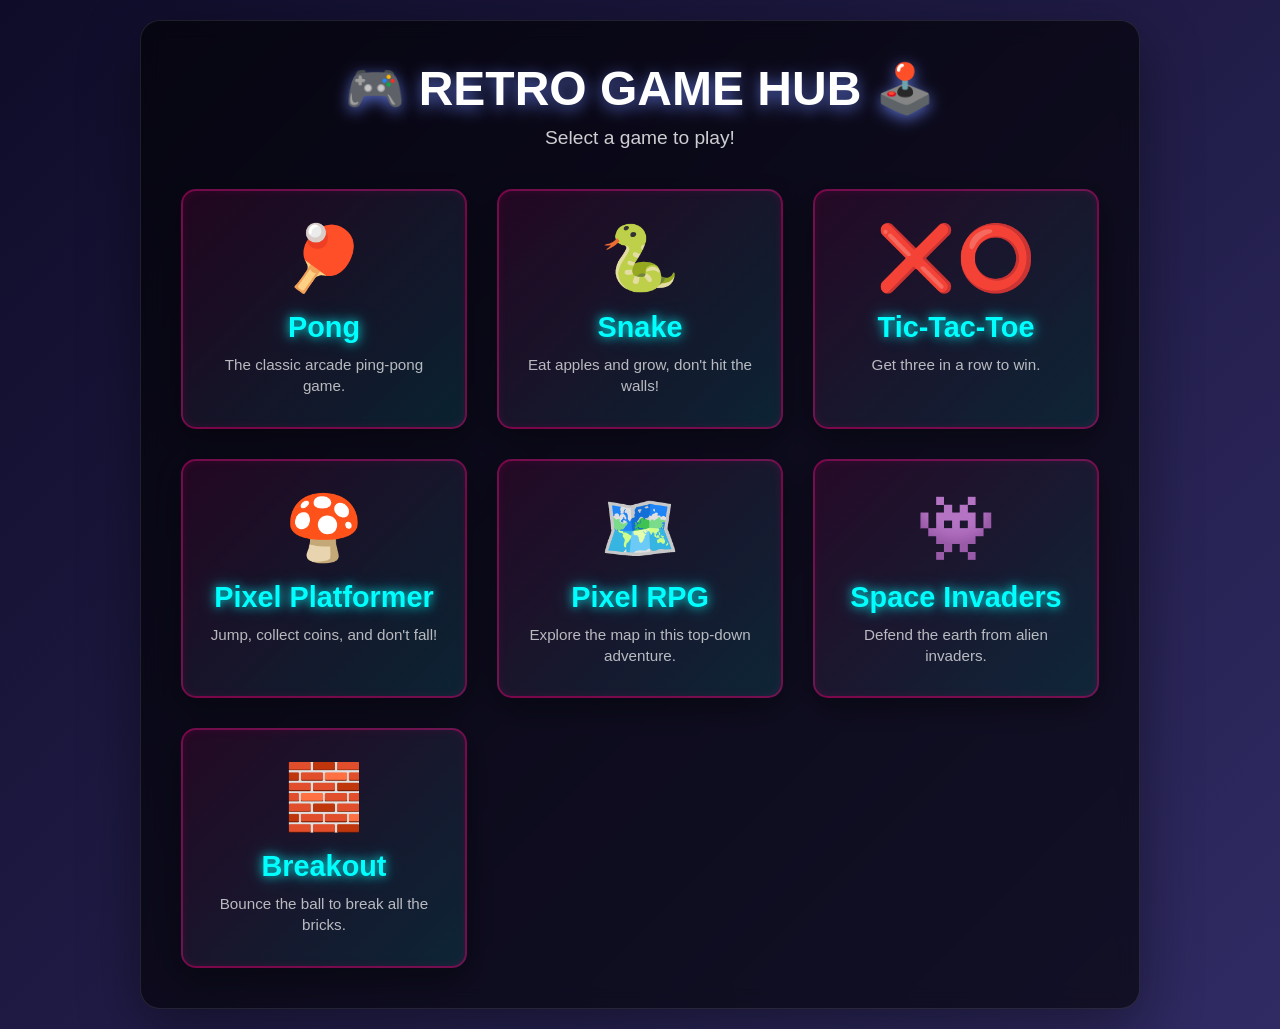
<file: index.html>
<!DOCTYPE html>
<html lang="en">
<head>
    <meta charset="UTF-8">
    <meta name="viewport" content="width=device-width, initial-scale=1.0">
    <title>Retro Game Hub</title>
    <link rel="stylesheet" href="styles.css">
</head>
<body>
    <div class="hub-container">
        <header class="hub-header">
            <h1>🎮 RETRO GAME HUB 🕹️</h1>
            <p>Select a game to play!</p>
        </header>

        <main class="game-grid">
            <a href="pong-game/index.html" class="game-card">
                <div class="game-icon">🏓</div>
                <h2>Pong</h2>
                <p>The classic arcade ping-pong game.</p>
            </a>

            <a href="snake-game/index.html" class="game-card">
                <div class="game-icon">🐍</div>
                <h2>Snake</h2>
                <p>Eat apples and grow, don't hit the walls!</p>
            </a>

            <a href="tictactoe-game/index.html" class="game-card">
                <div class="game-icon">❌⭕</div>
                <h2>Tic-Tac-Toe</h2>
                <p>Get three in a row to win.</p>
            </a>

            <a href="platformer-game/index.html" class="game-card">
                <div class="game-icon">🍄</div>
                <h2>Pixel Platformer</h2>
                <p>Jump, collect coins, and don't fall!</p>
            </a>

            <a href="rpg-game/index.html" class="game-card">
                <div class="game-icon">🗺️</div>
                <h2>Pixel RPG</h2>
                <p>Explore the map in this top-down adventure.</p>
            </a>

            <a href="space-invaders-game/index.html" class="game-card">
                <div class="game-icon">👾</div>
                <h2>Space Invaders</h2>
                <p>Defend the earth from alien invaders.</p>
            </a>

            <a href="breakout-game/index.html" class="game-card">
                <div class="game-icon">🧱</div>
                <h2>Breakout</h2>
                <p>Bounce the ball to break all the bricks.</p>
            </a>
        </main>
    </div>
    <script src="script.js"></script>
</body>
</html>
</file>
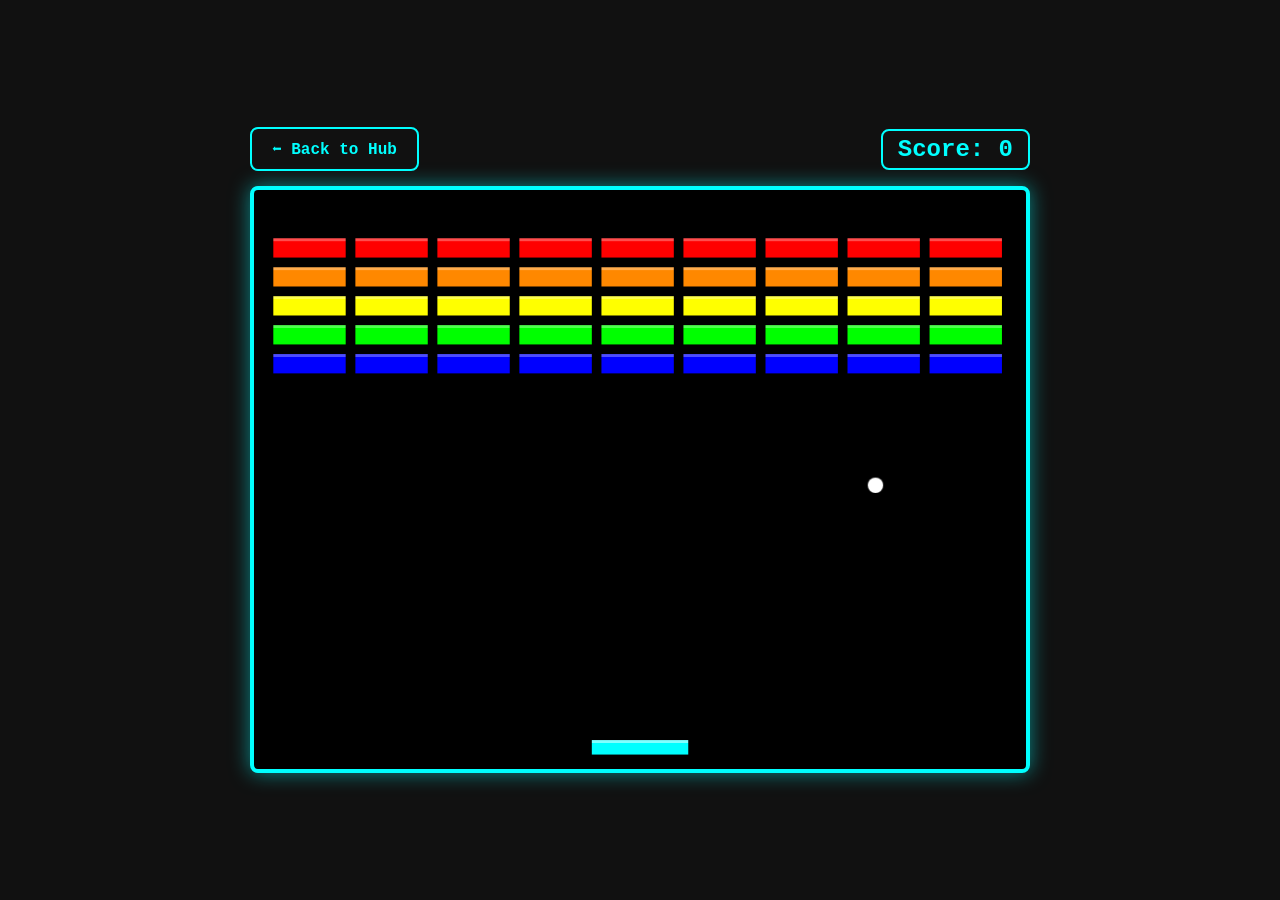
<file: breakout-game/index.html>
<!DOCTYPE html>
<html lang="en">
<head>
    <meta charset="UTF-8">
    <meta name="viewport" content="width=device-width, initial-scale=1.0, maximum-scale=1.0, user-scalable=no">
    <title>Breakout</title>
    <link rel="stylesheet" href="styles.css">
</head>
<body>
    <div class="game-container">
        <div class="header">
            <a href="../index.html" class="back-btn">⬅️ Back to Hub</a>
            <div class="score-display">Score: <span id="score">0</span></div>
        </div>

        <canvas id="gameCanvas" width="800" height="600"></canvas>

        <div class="mobile-controls">
            <button id="btnLeft">◀️</button>
            <button id="btnRight">▶️</button>
        </div>
    </div>
    <script src="script.js"></script>
</body>
</html>
</file>
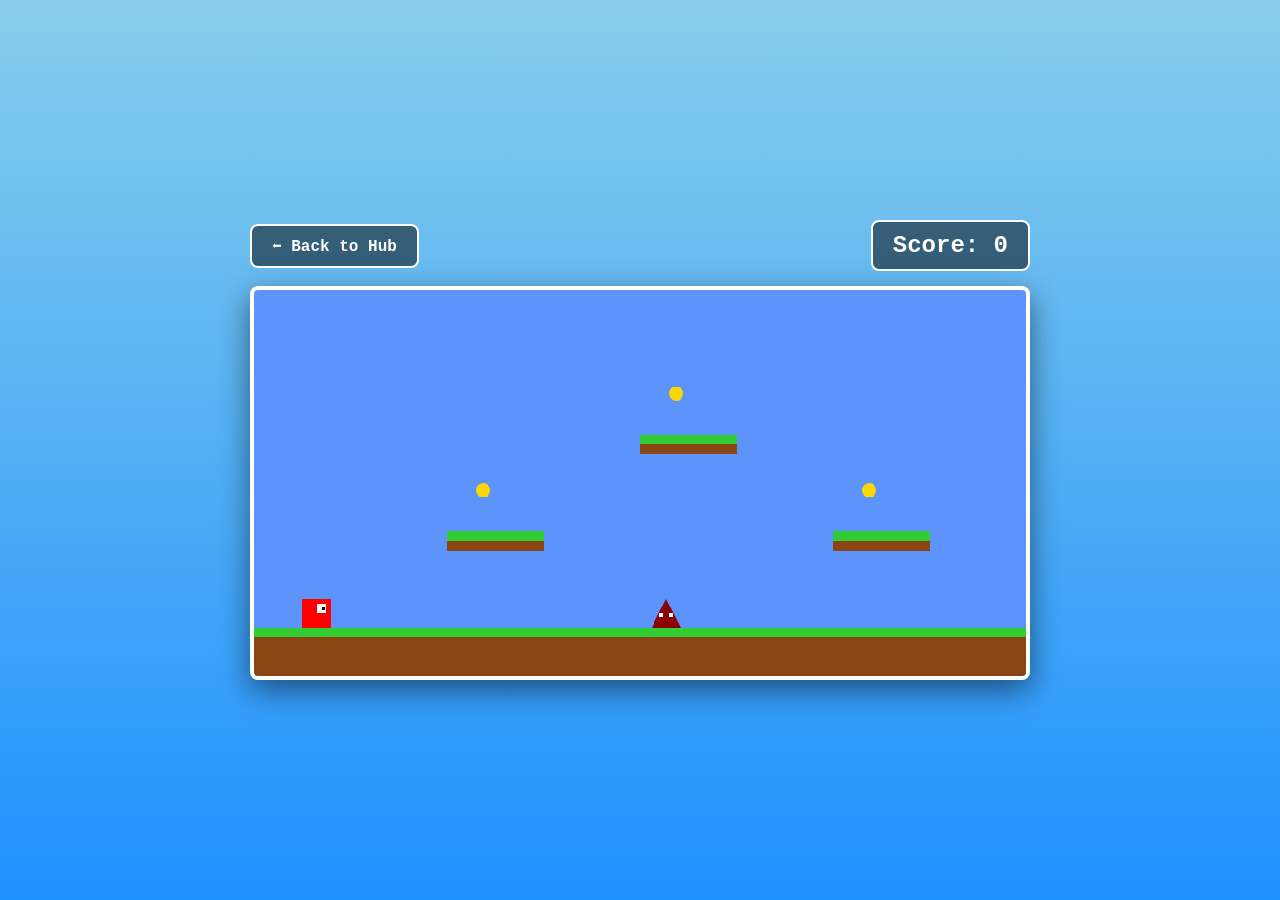
<file: platformer-game/index.html>
<!DOCTYPE html>
<html lang="en">
<head>
    <meta charset="UTF-8">
    <meta name="viewport" content="width=device-width, initial-scale=1.0, maximum-scale=1.0, user-scalable=no">
    <title>Pixel Platformer</title>
    <link rel="stylesheet" href="styles.css">
</head>
<body>
    <div class="game-container">
        <div class="header">
            <a href="../index.html" class="back-btn">⬅️ Back to Hub</a>
            <div class="score-display">Score: <span id="score">0</span></div>
        </div>

        <canvas id="gameCanvas" width="800" height="400"></canvas>

        <div class="mobile-controls">
            <button id="btnLeft">◀️</button>
            <button id="btnJump">⏫</button>
            <button id="btnRight">▶️</button>
        </div>
    </div>
    <script src="script.js"></script>
</body>
</html>
</file>
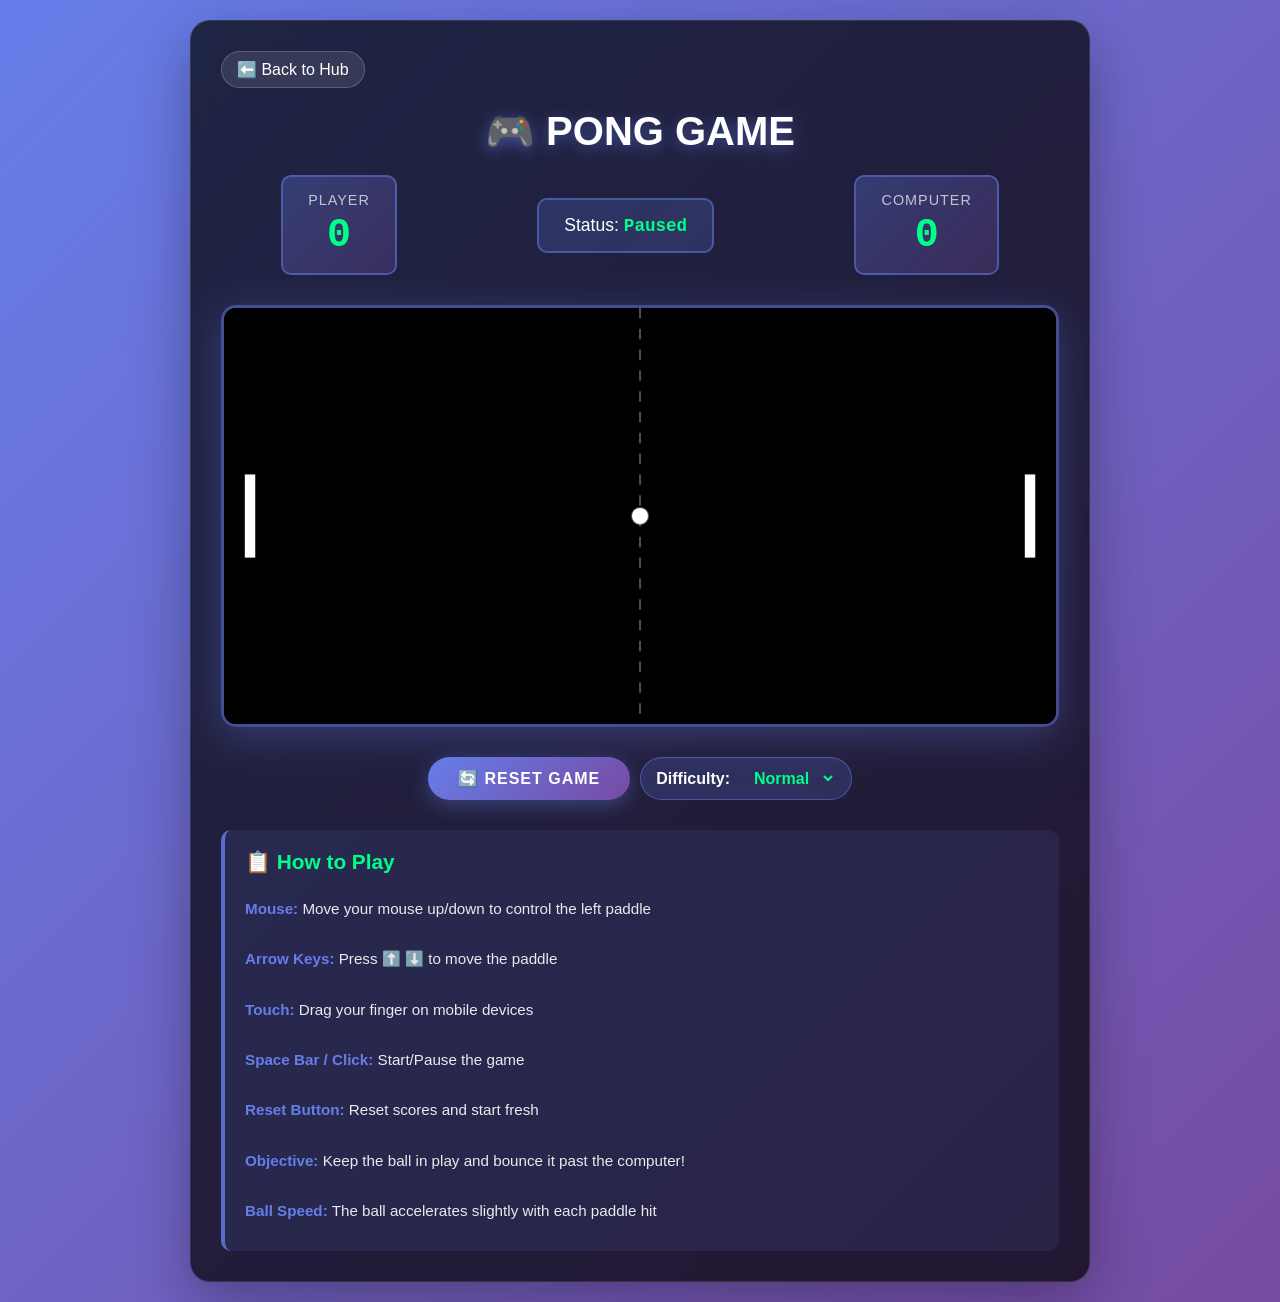
<file: pong-game/index.html>
<!DOCTYPE html>
<html lang="en">
<head>
    <meta charset="UTF-8">
    <meta name="viewport" content="width=device-width, initial-scale=1.0">
    <title>Pong Game</title>
    <link rel="stylesheet" href="styles.css">
</head>
<body>
    <div class="game-container">
        <a href="../index.html" class="back-btn">⬅️ Back to Hub</a>
        <div class="game-header">
            <h1>🎮 PONG GAME</h1>
            <div class="game-info">
                <div class="score-box">
                    <div class="score-label">Player</div>
                    <div class="score-value" id="playerScore">0</div>
                </div>
                <div class="game-status">
                    Status: <span id="gameStatus">Paused</span>
                </div>
                <div class="score-box">
                    <div class="score-label">Computer</div>
                    <div class="score-value" id="computerScore">0</div>
                </div>
            </div>
        </div>

        <div class="game-canvas-wrapper">
            <canvas id="pongCanvas" width="800" height="400"></canvas>
            <div id="gameOverOverlay" class="game-over-overlay" style="display: none;">
                <h2 id="winnerText">Player Wins!</h2>
                <button id="playAgainBtn">Play Again</button>
            </div>
        </div>

        <div class="controls">
            <button id="resetBtn">🔄 Reset Game</button>
            <div class="difficulty-selector">
                <label for="difficulty">Difficulty:</label>
                <select id="difficulty">
                    <option value="easy">Easy</option>
                    <option value="normal" selected>Normal</option>
                    <option value="hard">Hard</option>
                </select>
            </div>
        </div>

        <div class="instructions">
            <h3>📋 How to Play</h3>
            <ul>
                <li><strong>Mouse:</strong> Move your mouse up/down to control the left paddle</li>
                <li><strong>Arrow Keys:</strong> Press ⬆️ ⬇️ to move the paddle</li>
                <li><strong>Touch:</strong> Drag your finger on mobile devices</li>
                <li><strong>Space Bar / Click:</strong> Start/Pause the game</li>
                <li><strong>Reset Button:</strong> Reset scores and start fresh</li>
                <li><strong>Objective:</strong> Keep the ball in play and bounce it past the computer!</li>
                <li><strong>Ball Speed:</strong> The ball accelerates slightly with each paddle hit</li>
            </ul>
        </div>
    </div>

    <script src="script.js"></script>
</body>
</html>
</file>
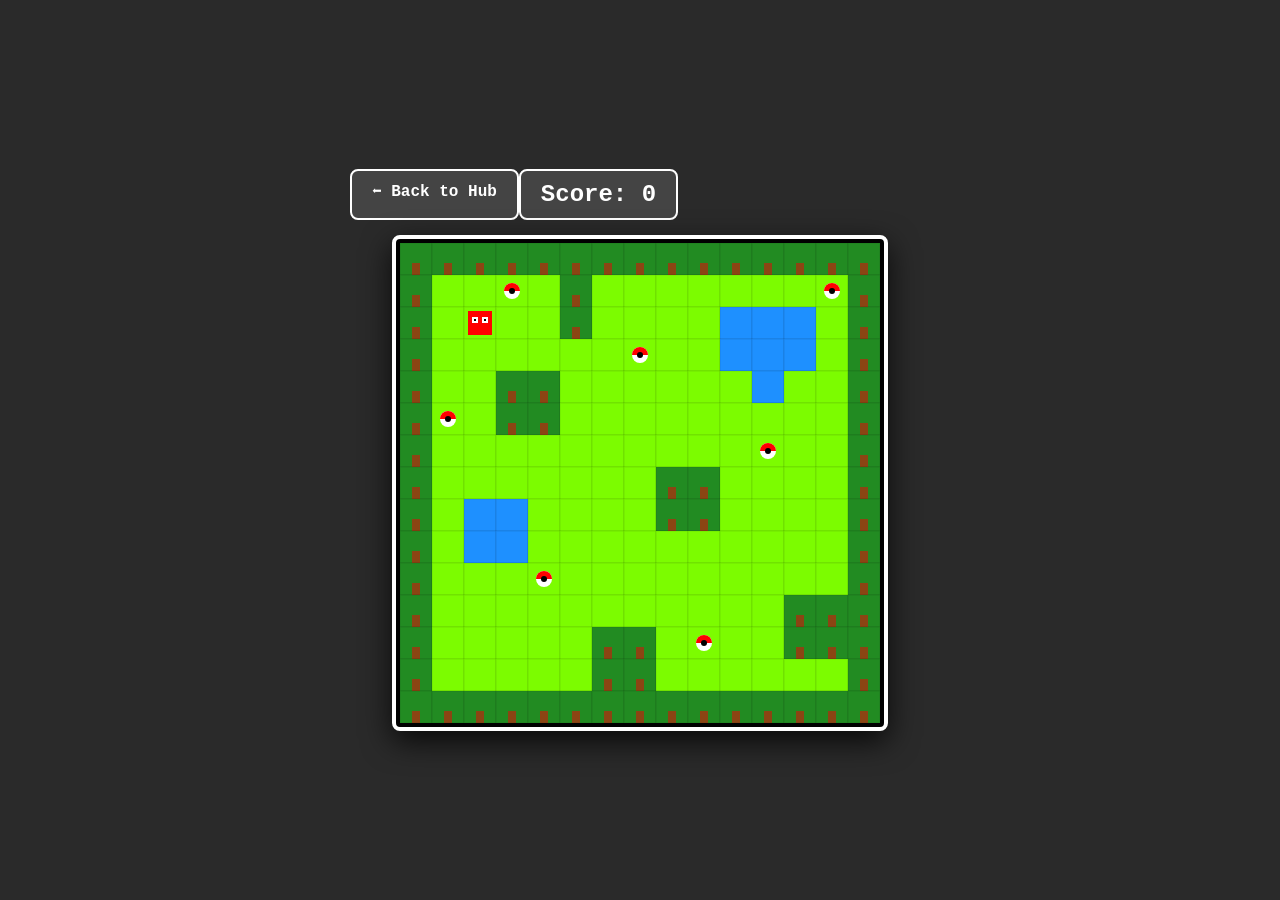
<file: rpg-game/index.html>
<!DOCTYPE html>
<html lang="en">
<head>
    <meta charset="UTF-8">
    <meta name="viewport" content="width=device-width, initial-scale=1.0, maximum-scale=1.0, user-scalable=no">
    <title>Pixel RPG</title>
    <link rel="stylesheet" href="styles.css">
</head>
<body>
    <div class="game-container">
        <div class="header">
            <a href="../index.html" class="back-btn">⬅️ Back to Hub</a>
            <div class="score-display">Score: <span id="score">0</span></div>
        </div>

        <div class="canvas-container">
            <canvas id="gameCanvas" width="480" height="480"></canvas>
        </div>

        <div class="dpad">
            <div class="dpad-row">
                <button id="btnUp">🔼</button>
            </div>
            <div class="dpad-row">
                <button id="btnLeft">◀️</button>
                <div class="dpad-center"></div>
                <button id="btnRight">▶️</button>
            </div>
            <div class="dpad-row">
                <button id="btnDown">🔽</button>
            </div>
        </div>
    </div>
    <script src="script.js"></script>
</body>
</html>
</file>
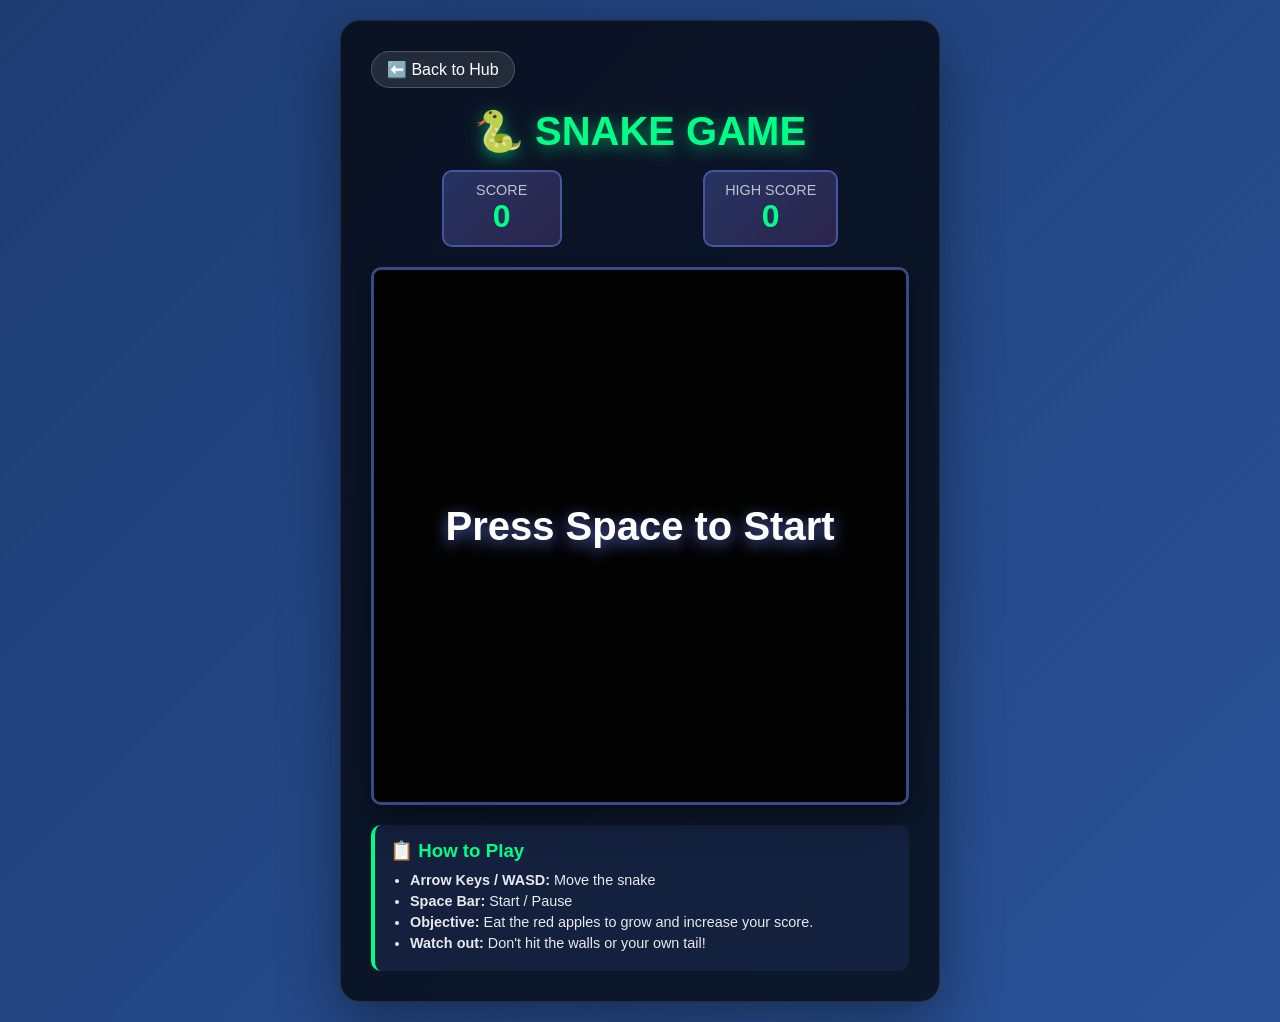
<file: snake-game/index.html>
<!DOCTYPE html>
<html lang="en">
<head>
    <meta charset="UTF-8">
    <meta name="viewport" content="width=device-width, initial-scale=1.0">
    <title>Snake Game</title>
    <link rel="stylesheet" href="styles.css">
</head>
<body>
    <div class="game-container">
        <a href="../index.html" class="back-btn">⬅️ Back to Hub</a>
        <div class="game-header">
            <h1>🐍 SNAKE GAME</h1>
            <div class="game-info">
                <div class="score-box">
                    <div class="score-label">Score</div>
                    <div class="score-value" id="score">0</div>
                </div>
                <div class="score-box">
                    <div class="score-label">High Score</div>
                    <div class="score-value" id="highScore">0</div>
                </div>
            </div>
        </div>

        <div class="game-canvas-wrapper">
            <canvas id="snakeCanvas" width="400" height="400"></canvas>
            <div id="gameOverOverlay" class="game-over-overlay" style="display: none;">
                <h2>Game Over!</h2>
                <button id="playAgainBtn">Play Again</button>
            </div>
            <div id="startOverlay" class="game-over-overlay">
                <h2>Press Space to Start</h2>
            </div>
        </div>

        <div class="controls-mobile">
            <button id="upBtn">⬆️</button>
            <div>
                <button id="leftBtn">⬅️</button>
                <button id="downBtn">⬇️</button>
                <button id="rightBtn">➡️</button>
            </div>
        </div>

        <div class="instructions">
            <h3>📋 How to Play</h3>
            <ul>
                <li><strong>Arrow Keys / WASD:</strong> Move the snake</li>
                <li><strong>Space Bar:</strong> Start / Pause</li>
                <li><strong>Objective:</strong> Eat the red apples to grow and increase your score.</li>
                <li><strong>Watch out:</strong> Don't hit the walls or your own tail!</li>
            </ul>
        </div>
    </div>
    <script src="script.js"></script>
</body>
</html>
</file>
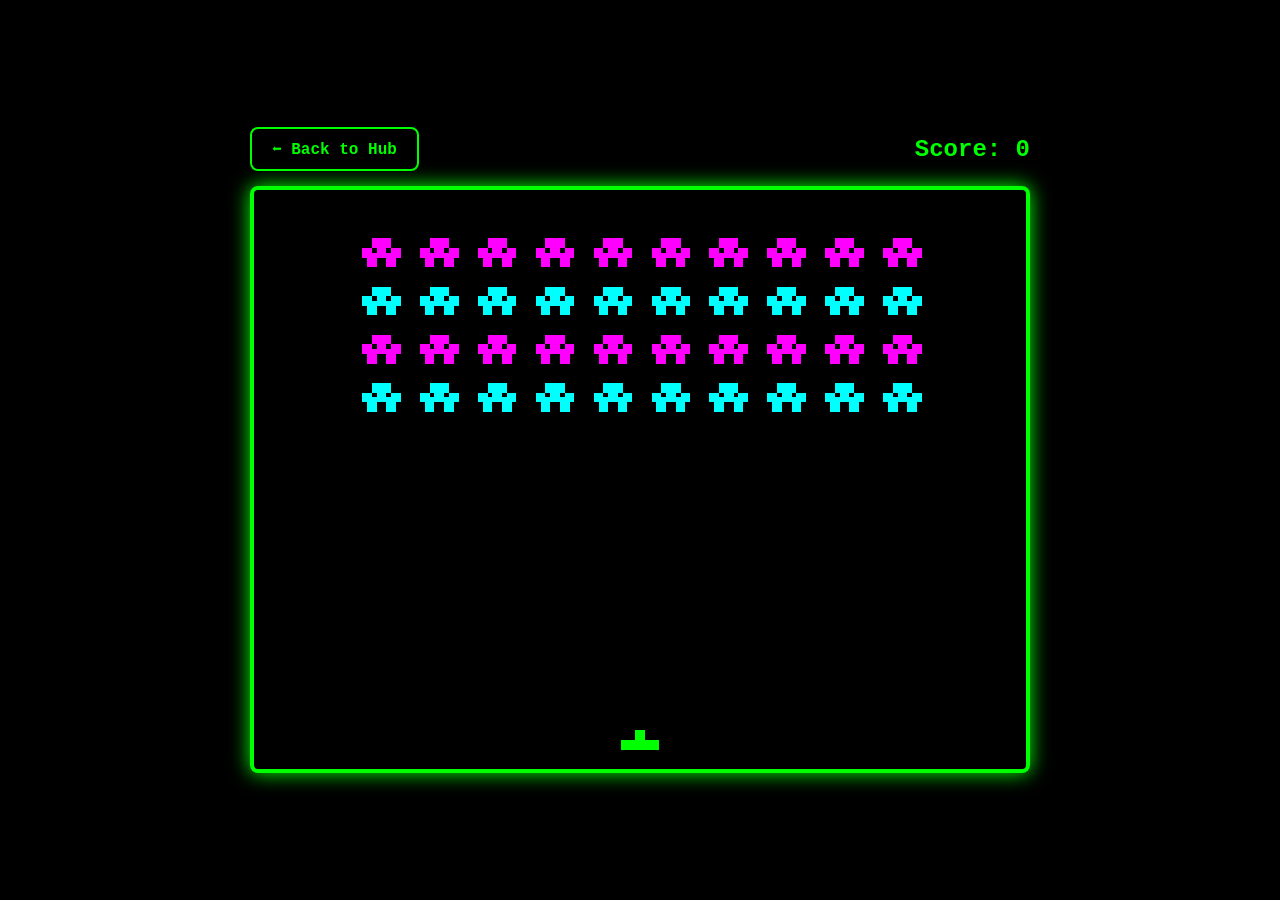
<file: space-invaders-game/index.html>
<!DOCTYPE html>
<html lang="en">
<head>
    <meta charset="UTF-8">
    <meta name="viewport" content="width=device-width, initial-scale=1.0, maximum-scale=1.0, user-scalable=no">
    <title>Space Invaders</title>
    <link rel="stylesheet" href="styles.css">
</head>
<body>
    <div class="game-container">
        <div class="header">
            <a href="../index.html" class="back-btn">⬅️ Back to Hub</a>
            <div class="score-display">Score: <span id="score">0</span></div>
        </div>

        <canvas id="gameCanvas" width="800" height="600"></canvas>

        <div class="mobile-controls">
            <button id="btnLeft">◀️</button>
            <button id="btnShoot">🔴</button>
            <button id="btnRight">▶️</button>
        </div>
    </div>
    <script src="script.js"></script>
</body>
</html>
</file>
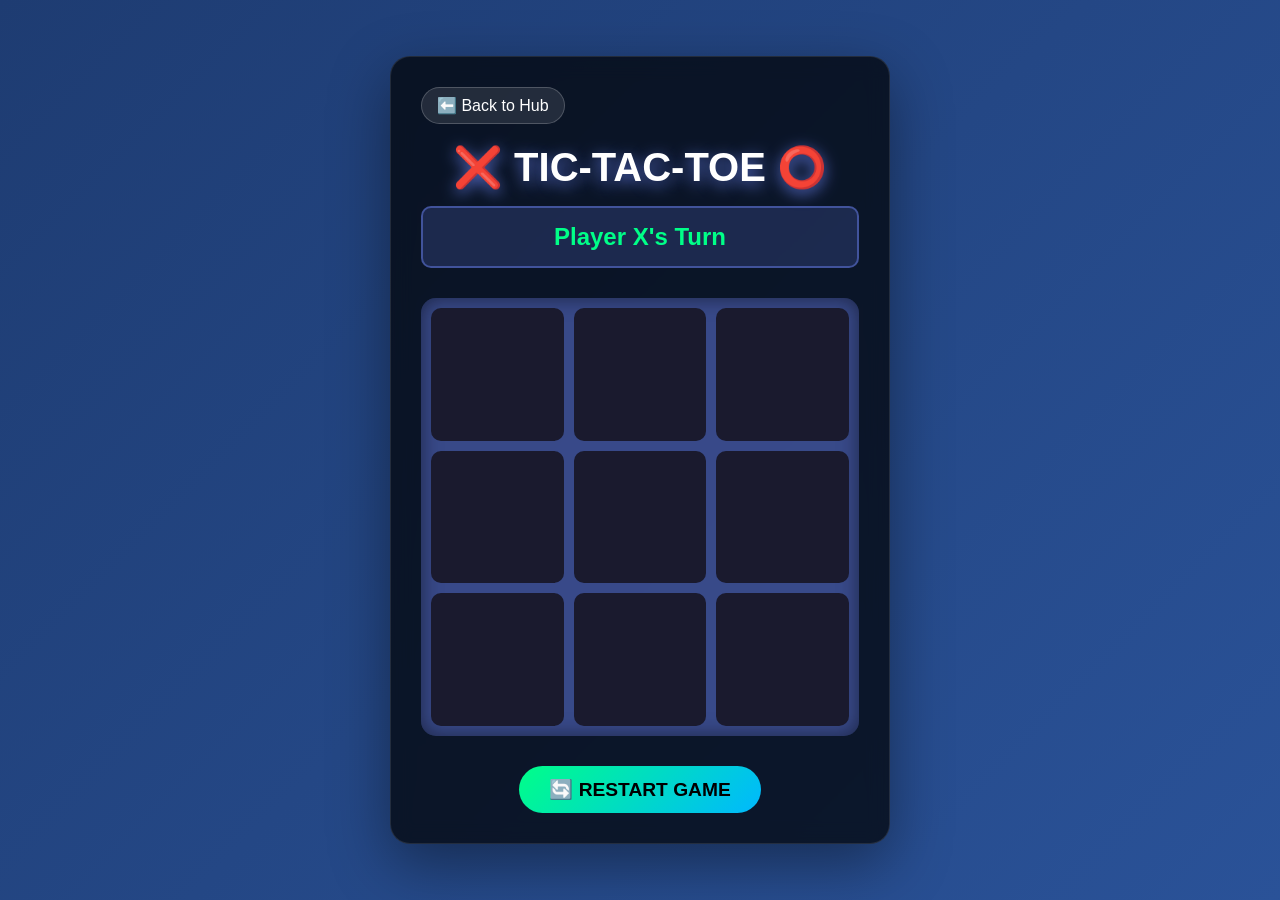
<file: tictactoe-game/index.html>
<!DOCTYPE html>
<html lang="en">
<head>
    <meta charset="UTF-8">
    <meta name="viewport" content="width=device-width, initial-scale=1.0">
    <title>Tic-Tac-Toe</title>
    <link rel="stylesheet" href="styles.css">
</head>
<body>
    <div class="game-container">
        <a href="../index.html" class="back-btn">⬅️ Back to Hub</a>
        <div class="game-header">
            <h1>❌ TIC-TAC-TOE ⭕</h1>
            <div class="status-box">
                <h2 id="statusText">Player X's Turn</h2>
            </div>
        </div>

        <div class="board-wrapper">
            <div id="board" class="board">
                <div class="cell" data-index="0"></div>
                <div class="cell" data-index="1"></div>
                <div class="cell" data-index="2"></div>
                <div class="cell" data-index="3"></div>
                <div class="cell" data-index="4"></div>
                <div class="cell" data-index="5"></div>
                <div class="cell" data-index="6"></div>
                <div class="cell" data-index="7"></div>
                <div class="cell" data-index="8"></div>
            </div>
            <div id="gameOverOverlay" class="game-over-overlay" style="display: none;">
                <h2 id="winnerText">X Wins!</h2>
                <button id="playAgainBtn">Play Again</button>
            </div>
        </div>

        <div class="controls">
            <button id="resetBtn">🔄 Restart Game</button>
        </div>
    </div>
    <script src="script.js"></script>
</body>
</html>
</file>
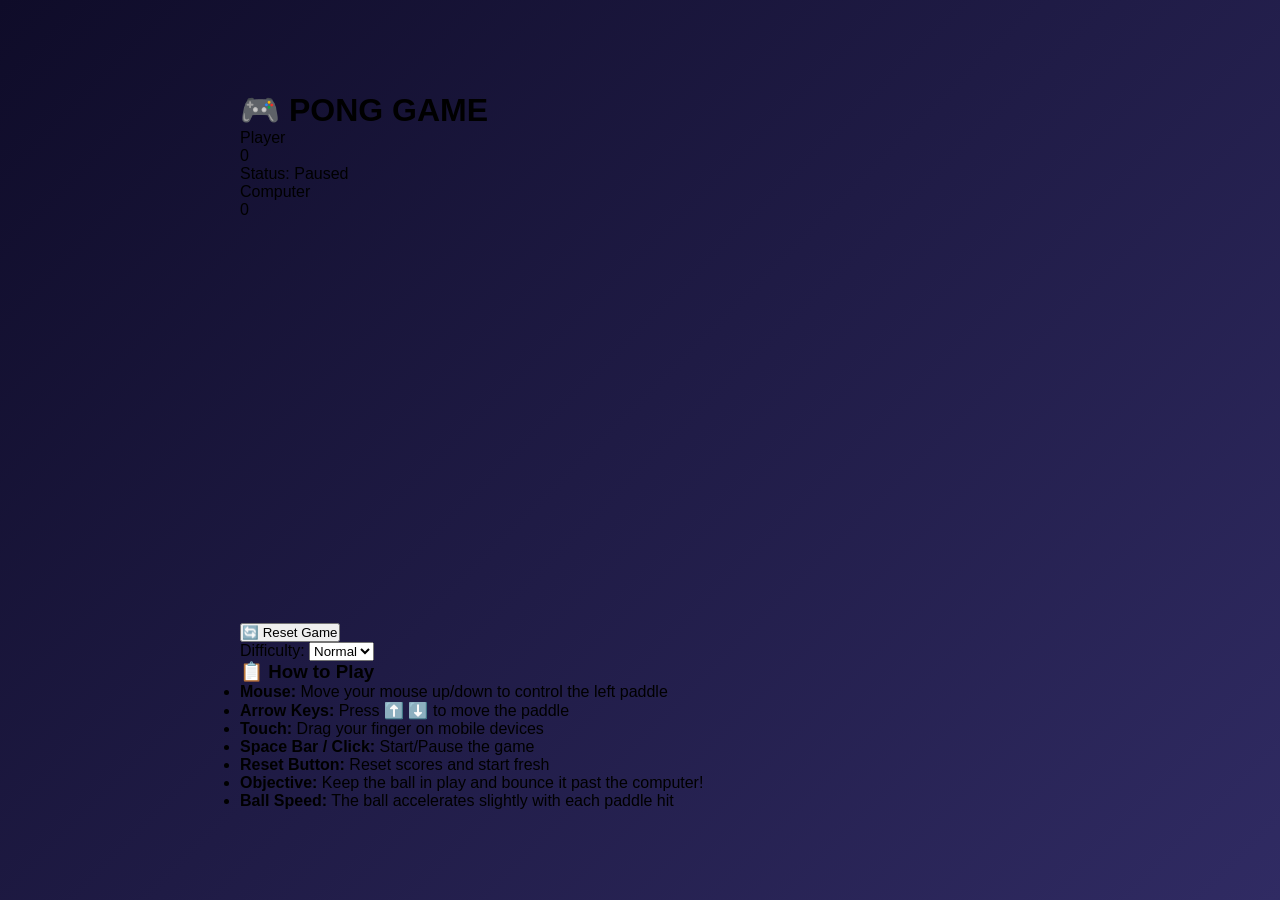
<file: index (8).html>
<!DOCTYPE html>
<html lang="en">
<head>
    <meta charset="UTF-8">
    <meta name="viewport" content="width=device-width, initial-scale=1.0">
    <title>Pong Game</title>
    <link rel="stylesheet" href="styles.css">
</head>
<body>
    <div class="game-container">
        <div class="game-header">
            <h1>🎮 PONG GAME</h1>
            <div class="game-info">
                <div class="score-box">
                    <div class="score-label">Player</div>
                    <div class="score-value" id="playerScore">0</div>
                </div>
                <div class="game-status">
                    Status: <span id="gameStatus">Paused</span>
                </div>
                <div class="score-box">
                    <div class="score-label">Computer</div>
                    <div class="score-value" id="computerScore">0</div>
                </div>
            </div>
        </div>

        <div class="game-canvas-wrapper">
            <canvas id="pongCanvas" width="800" height="400"></canvas>
            <div id="gameOverOverlay" class="game-over-overlay" style="display: none;">
                <h2 id="winnerText">Player Wins!</h2>
                <button id="playAgainBtn">Play Again</button>
            </div>
        </div>

        <div class="controls">
            <button id="resetBtn">🔄 Reset Game</button>
            <div class="difficulty-selector">
                <label for="difficulty">Difficulty:</label>
                <select id="difficulty">
                    <option value="easy">Easy</option>
                    <option value="normal" selected>Normal</option>
                    <option value="hard">Hard</option>
                </select>
            </div>
        </div>

        <div class="instructions">
            <h3>📋 How to Play</h3>
            <ul>
                <li><strong>Mouse:</strong> Move your mouse up/down to control the left paddle</li>
                <li><strong>Arrow Keys:</strong> Press ⬆️ ⬇️ to move the paddle</li>
                <li><strong>Touch:</strong> Drag your finger on mobile devices</li>
                <li><strong>Space Bar / Click:</strong> Start/Pause the game</li>
                <li><strong>Reset Button:</strong> Reset scores and start fresh</li>
                <li><strong>Objective:</strong> Keep the ball in play and bounce it past the computer!</li>
                <li><strong>Ball Speed:</strong> The ball accelerates slightly with each paddle hit</li>
            </ul>
        </div>
    </div>

    <script src="script.js"></script>
</body>
</html>
</file>
<file: styles.css>
* {
    margin: 0;
    padding: 0;
    box-sizing: border-box;
}

body {
    font-family: 'Segoe UI', Tahoma, Geneva, Verdana, sans-serif;
    background: linear-gradient(135deg, #0f0c29 0%, #302b63 50%, #24243e 100%);
    background-size: 200% 200%;
    animation: gradientBG 10s ease infinite;
    min-height: 100vh;
    display: flex;
    justify-content: center;
    align-items: center;
    padding: 20px;
}

@keyframes gradientBG {
    0% { background-position: 0% 50%; }
    50% { background-position: 100% 50%; }
    100% { background-position: 0% 50%; }
}

.hub-container {
    background: rgba(0, 0, 0, 0.6);
    border-radius: 20px;
    padding: 40px;
    box-shadow: 0 20px 60px rgba(0, 0, 0, 0.4);
    backdrop-filter: blur(10px);
    border: 1px solid rgba(255, 255, 255, 0.1);
    max-width: 1000px;
    width: 100%;
    text-align: center;
}

.hub-header {
    margin-bottom: 40px;
}

.hub-header h1 {
    color: #fff;
    font-size: 3em;
    margin-bottom: 10px;
    text-shadow: 0 4px 15px rgba(102, 126, 234, 0.8);
    animation: pulse 2s infinite ease-in-out alternate;
}

.hub-header p {
    color: rgba(255, 255, 255, 0.8);
    font-size: 1.2em;
}

@keyframes pulse {
    0% { transform: scale(1); text-shadow: 0 4px 15px rgba(102, 126, 234, 0.5); }
    100% { transform: scale(1.05); text-shadow: 0 4px 25px rgba(102, 126, 234, 1); }
}

.game-grid {
    display: grid;
    grid-template-columns: repeat(auto-fit, minmax(250px, 1fr));
    gap: 30px;
}

.game-card {
    background: linear-gradient(135deg, rgba(255, 0, 128, 0.1), rgba(0, 255, 255, 0.1));
    border: 2px solid rgba(255, 0, 128, 0.4);
    border-radius: 15px;
    padding: 30px 20px;
    text-decoration: none;
    color: #fff;
    transition: all 0.4s cubic-bezier(0.175, 0.885, 0.32, 1.275);
    display: flex;
    flex-direction: column;
    align-items: center;
    cursor: pointer;
    box-shadow: 0 10px 30px rgba(0, 0, 0, 0.4), inset 0 0 10px rgba(255, 0, 128, 0.1);
}

.game-card:hover {
    transform: translateY(-15px) scale(1.08);
    background: linear-gradient(135deg, rgba(255, 0, 128, 0.3), rgba(0, 255, 255, 0.3));
    border-color: #00ffff;
    box-shadow: 0 15px 40px rgba(0, 255, 255, 0.5), 0 0 20px rgba(0, 255, 255, 0.4), inset 0 0 20px rgba(0, 255, 255, 0.2);
}

.game-icon {
    font-size: 4em;
    margin-bottom: 15px;
    transition: transform 0.3s ease;
}

.game-card:hover .game-icon {
    transform: scale(1.2) rotate(5deg);
}

.game-card h2 {
    color: #00ffff;
    margin-bottom: 10px;
    font-size: 1.8em;
    text-shadow: 0 0 10px rgba(0, 255, 255, 0.8), 0 0 20px rgba(0, 255, 255, 0.4);
}

.game-card p {
    color: rgba(255, 255, 255, 0.7);
    font-size: 0.95em;
    line-height: 1.4;
}

/* Responsive adjustments */
@media (max-width: 768px) {
    .hub-header h1 {
        font-size: 2.2em;
    }
    .game-grid {
        grid-template-columns: 1fr;
    }
}
</file>
<file: breakout-game/styles.css>
* {
    margin: 0;
    padding: 0;
    box-sizing: border-box;
    touch-action: manipulation;
}

body {
    font-family: 'Courier New', Courier, monospace;
    background: #111;
    color: #0ff;
    min-height: 100vh;
    display: flex;
    justify-content: center;
    align-items: center;
}

.game-container {
    width: 100%;
    max-width: 800px;
    display: flex;
    flex-direction: column;
    align-items: center;
    gap: 15px;
    padding: 10px;
}

.header {
    width: 100%;
    display: flex;
    justify-content: space-between;
    align-items: center;
}

.back-btn {
    text-decoration: none;
    color: #0ff;
    background: transparent;
    padding: 10px 20px;
    border-radius: 8px;
    font-weight: bold;
    border: 2px solid #0ff;
    transition: all 0.2s ease;
}

.back-btn:hover {
    background: #0ff;
    color: #111;
}

.score-display {
    font-size: 1.5rem;
    font-weight: bold;
    color: #0ff;
    border: 2px solid #0ff;
    padding: 5px 15px;
    border-radius: 8px;
}

canvas {
    background: #000;
    border: 4px solid #0ff;
    border-radius: 8px;
    box-shadow: 0 0 20px rgba(0, 255, 255, 0.5);
    max-width: 100%;
    height: auto;
}

.mobile-controls {
    display: none;
    width: 100%;
    justify-content: space-between;
    padding: 0 20px;
    gap: 20px;
}

.mobile-controls button {
    background: rgba(0, 255, 255, 0.2);
    border: 2px solid #0ff;
    color: white;
    font-size: 2rem;
    width: 80px;
    height: 60px;
    border-radius: 10px;
    display: flex;
    justify-content: center;
    align-items: center;
    user-select: none;
}

.mobile-controls button:active {
    background: rgba(0, 255, 255, 0.5);
    transform: scale(0.95);
}

@media (max-width: 768px) {
    .mobile-controls {
        display: flex;
    }
}
</file>
<file: platformer-game/styles.css>
* {
    margin: 0;
    padding: 0;
    box-sizing: border-box;
    touch-action: manipulation;
}

body {
    font-family: 'Courier New', Courier, monospace;
    background: linear-gradient(to bottom, #87CEEB 0%, #1e90ff 100%);
    color: white;
    min-height: 100vh;
    display: flex;
    justify-content: center;
    align-items: center;
}

.game-container {
    width: 100%;
    max-width: 800px;
    display: flex;
    flex-direction: column;
    align-items: center;
    gap: 15px;
    padding: 10px;
}

.header {
    width: 100%;
    display: flex;
    justify-content: space-between;
    align-items: center;
}

.back-btn {
    text-decoration: none;
    color: white;
    background: rgba(0, 0, 0, 0.5);
    padding: 10px 20px;
    border-radius: 8px;
    font-weight: bold;
    border: 2px solid white;
    transition: all 0.2s ease;
}

.back-btn:hover {
    background: white;
    color: #1e90ff;
}

.score-display {
    font-size: 1.5rem;
    font-weight: bold;
    background: rgba(0, 0, 0, 0.5);
    padding: 10px 20px;
    border-radius: 8px;
    border: 2px solid white;
}

canvas {
    background: #5c94fc; /* Mario sky blue */
    border: 4px solid white;
    border-radius: 8px;
    box-shadow: 0 10px 30px rgba(0, 0, 0, 0.5);
    max-width: 100%;
    height: auto;
    image-rendering: pixelated;
}

.mobile-controls {
    display: none;
    width: 100%;
    justify-content: space-between;
    padding: 0 20px;
    gap: 20px;
}

.mobile-controls button {
    background: rgba(255, 255, 255, 0.2);
    border: 2px solid white;
    color: white;
    font-size: 2rem;
    width: 60px;
    height: 60px;
    border-radius: 50%;
    display: flex;
    justify-content: center;
    align-items: center;
    user-select: none;
}

.mobile-controls button:active {
    background: rgba(255, 255, 255, 0.5);
    transform: scale(0.95);
}

@media (max-width: 768px) {
    .mobile-controls {
        display: flex;
    }
}
</file>
<file: pong-game/styles.css>
* {
    margin: 0;
    padding: 0;
    box-sizing: border-box;
}

body {
    font-family: 'Segoe UI', Tahoma, Geneva, Verdana, sans-serif;
    background: linear-gradient(135deg, #667eea 0%, #764ba2 100%);
    min-height: 100vh;
    display: flex;
    justify-content: center;
    align-items: center;
    padding: 20px;
}

.game-container {
    background: rgba(0, 0, 0, 0.7);
    border-radius: 20px;
    padding: 30px;
    box-shadow: 0 20px 60px rgba(0, 0, 0, 0.3);
    backdrop-filter: blur(10px);
    border: 1px solid rgba(255, 255, 255, 0.1);
    max-width: 900px;
    width: 100%;
}

.back-btn {
    display: inline-block;
    color: #fff;
    text-decoration: none;
    background: rgba(255, 255, 255, 0.1);
    padding: 8px 15px;
    border-radius: 20px;
    margin-bottom: 20px;
    transition: all 0.3s;
    border: 1px solid rgba(255, 255, 255, 0.2);
}

.back-btn:hover {
    background: rgba(255, 255, 255, 0.2);
    transform: translateX(-5px);
}

.game-header {
    text-align: center;
    margin-bottom: 30px;
}

.game-header h1 {
    color: #fff;
    font-size: 2.5em;
    margin-bottom: 20px;
    text-shadow: 0 4px 15px rgba(102, 126, 234, 0.5);
    animation: glow 2s ease-in-out infinite;
}

@keyframes glow {
    0%, 100% {
        text-shadow: 0 4px 15px rgba(102, 126, 234, 0.5);
    }
    50% {
        text-shadow: 0 4px 25px rgba(102, 126, 234, 0.8);
    }
}

.game-info {
    display: flex;
    justify-content: space-around;
    align-items: center;
    gap: 20px;
    flex-wrap: wrap;
}

.score-box {
    background: linear-gradient(135deg, rgba(102, 126, 234, 0.3), rgba(118, 75, 162, 0.3));
    padding: 15px 25px;
    border-radius: 10px;
    border: 2px solid rgba(102, 126, 234, 0.5);
    text-align: center;
}

.score-label {
    color: rgba(255, 255, 255, 0.7);
    font-size: 0.9em;
    margin-bottom: 5px;
    text-transform: uppercase;
    letter-spacing: 1px;
}

.score-value {
    color: #00ff88;
    font-size: 2.5em;
    font-weight: bold;
    font-family: 'Courier New', monospace;
}

.game-status {
    color: #fff;
    font-size: 1.1em;
    background: rgba(102, 126, 234, 0.2);
    padding: 15px 25px;
    border-radius: 10px;
    border: 2px solid rgba(102, 126, 234, 0.5);
}

#gameStatus {
    color: #00ff88;
    font-weight: bold;
    font-family: 'Courier New', monospace;
}

.game-canvas-wrapper {
    display: flex;
    justify-content: center;
    margin-bottom: 30px;
    border-radius: 15px;
    overflow: hidden;
    box-shadow: inset 0 0 30px rgba(0, 0, 0, 0.5), 0 10px 40px rgba(102, 126, 234, 0.3);
    border: 3px solid rgba(102, 126, 234, 0.5);
    position: relative;
}

.game-over-overlay {
    position: absolute;
    top: 0;
    left: 0;
    width: 100%;
    height: 100%;
    background: rgba(0, 0, 0, 0.8);
    display: flex;
    flex-direction: column;
    justify-content: center;
    align-items: center;
    z-index: 10;
}

.game-over-overlay h2 {
    color: #fff;
    font-size: 3em;
    margin-bottom: 20px;
    text-shadow: 0 4px 15px rgba(102, 126, 234, 0.8);
}

#playAgainBtn {
    background: linear-gradient(135deg, #00ff88 0%, #00b8ff 100%);
    color: #000;
    border: none;
    padding: 15px 40px;
    font-size: 1.2em;
    border-radius: 30px;
    cursor: pointer;
    font-weight: bold;
    text-transform: uppercase;
    transition: all 0.3s ease;
    box-shadow: 0 5px 20px rgba(0, 255, 136, 0.4);
}

#playAgainBtn:hover {
    transform: translateY(-3px) scale(1.05);
    box-shadow: 0 8px 30px rgba(0, 255, 136, 0.6);
}

#pongCanvas {
    display: block;
    background: linear-gradient(180deg, #1a1a2e 0%, #16213e 100%);
    cursor: none;
    width: 100%;
    height: auto;
    aspect-ratio: 2 / 1;
}

.controls {
    display: flex;
    justify-content: center;
    margin-bottom: 30px;
    gap: 10px;
}

#resetBtn {
    background: linear-gradient(135deg, #667eea 0%, #764ba2 100%);
    color: white;
    border: none;
    padding: 12px 30px;
    font-size: 1em;
    border-radius: 25px;
    cursor: pointer;
    transition: all 0.3s ease;
    box-shadow: 0 5px 20px rgba(102, 126, 234, 0.4);
    font-weight: bold;
    text-transform: uppercase;
    letter-spacing: 1px;
}

#resetBtn:hover {
    transform: translateY(-3px);
    box-shadow: 0 8px 30px rgba(102, 126, 234, 0.6);
}

#resetBtn:active {
    transform: translateY(-1px);
}

.difficulty-selector {
    display: flex;
    align-items: center;
    gap: 10px;
    background: rgba(102, 126, 234, 0.2);
    padding: 0 15px;
    border-radius: 25px;
    border: 1px solid rgba(102, 126, 234, 0.5);
}

.difficulty-selector label {
    color: #fff;
    font-weight: bold;
}

#difficulty {
    background: transparent;
    color: #00ff88;
    border: none;
    padding: 10px;
    font-size: 1em;
    font-weight: bold;
    outline: none;
    cursor: pointer;
}

#difficulty option {
    background: #1a1a2e;
    color: #fff;
}

.instructions {
    background: rgba(102, 126, 234, 0.1);
    border-left: 4px solid rgba(102, 126, 234, 0.8);
    padding: 20px;
    border-radius: 10px;
    color: rgba(255, 255, 255, 0.9);
}

.instructions h3 {
    color: #00ff88;
    margin-bottom: 15px;
    font-size: 1.3em;
}

.instructions ul {
    list-style: none;
    display: grid;
    gap: 10px;
}

.instructions li {
    padding: 8px 0;
    font-size: 0.95em;
    line-height: 1.6;
}

.instructions strong {
    color: #667eea;
}

/* Responsive Design */
@media (max-width: 768px) {
    .game-container {
        padding: 20px;
    }

    .game-header h1 {
        font-size: 2em;
    }

    .game-info {
        gap: 10px;
    }

    .score-box,
    .game-status {
        padding: 10px 15px;
        font-size: 0.9em;
    }

    .score-value {
        font-size: 2em;
    }

    #pongCanvas {
        width: 100%;
        height: auto;
    }

    .instructions h3 {
        font-size: 1.1em;
    }

    .instructions li {
        font-size: 0.85em;
    }
}

@media (max-width: 480px) {
    .game-container {
        padding: 15px;
    }

    .game-header h1 {
        font-size: 1.5em;
    }

    .game-info {
        flex-direction: column;
        gap: 10px;
    }

    .score-box {
        padding: 10px 20px;
    }

    .score-value {
        font-size: 1.8em;
    }

    .instructions {
        padding: 15px;
    }

    .instructions h3 {
        font-size: 1em;
    }

    .instructions li {
        font-size: 0.8em;
    }
}
</file>
<file: rpg-game/styles.css>
* {
    margin: 0;
    padding: 0;
    box-sizing: border-box;
    touch-action: manipulation;
}

body {
    font-family: 'Courier New', Courier, monospace;
    background: #2a2a2a;
    color: white;
    min-height: 100vh;
    display: flex;
    justify-content: center;
    align-items: center;
}

.game-container {
    width: 100%;
    max-width: 600px;
    display: flex;
    flex-direction: column;
    align-items: center;
    gap: 15px;
    padding: 10px;
}

.header {
    width: 100%;
    display: flex;
    justify-content: flex-start;
}

.back-btn {
    text-decoration: none;
    color: white;
    background: #444;
    padding: 10px 20px;
    border-radius: 8px;
    font-weight: bold;
    border: 2px solid white;
    transition: all 0.2s ease;
}

.back-btn:hover {
    background: white;
    color: #2a2a2a;
}

.score-display {
    font-size: 1.5rem;
    font-weight: bold;
    background: #444;
    padding: 10px 20px;
    border-radius: 8px;
    border: 2px solid white;
}

.canvas-container {
    border: 4px solid #fff;
    border-radius: 8px;
    background: #000;
    padding: 4px;
    box-shadow: 0 10px 30px rgba(0, 0, 0, 0.8);
}

canvas {
    display: block;
    image-rendering: pixelated;
    max-width: 100%;
    height: auto;
}

.dpad {
    display: none;
    flex-direction: column;
    align-items: center;
    gap: 5px;
    margin-top: 10px;
}

.dpad-row {
    display: flex;
    gap: 5px;
}

.dpad button {
    background: #555;
    border: 2px solid #888;
    color: white;
    font-size: 1.5rem;
    width: 60px;
    height: 60px;
    border-radius: 10px;
    display: flex;
    justify-content: center;
    align-items: center;
    user-select: none;
    box-shadow: 0 4px 0 #333;
}

.dpad button:active {
    transform: translateY(4px);
    box-shadow: none;
    background: #666;
}

.dpad-center {
    width: 60px;
    height: 60px;
}

@media (max-width: 768px) {
    .dpad {
        display: flex;
    }
}
</file>
<file: snake-game/styles.css>
* {
    margin: 0;
    padding: 0;
    box-sizing: border-box;
}

body {
    font-family: 'Segoe UI', Tahoma, Geneva, Verdana, sans-serif;
    background: linear-gradient(135deg, #1e3c72 0%, #2a5298 100%);
    min-height: 100vh;
    display: flex;
    justify-content: center;
    align-items: center;
    padding: 20px;
}

.game-container {
    background: rgba(0, 0, 0, 0.7);
    border-radius: 20px;
    padding: 30px;
    box-shadow: 0 20px 60px rgba(0, 0, 0, 0.4);
    backdrop-filter: blur(10px);
    border: 1px solid rgba(255, 255, 255, 0.1);
    max-width: 600px;
    width: 100%;
    position: relative;
}

.back-btn {
    display: inline-block;
    color: #fff;
    text-decoration: none;
    background: rgba(255, 255, 255, 0.1);
    padding: 8px 15px;
    border-radius: 20px;
    margin-bottom: 20px;
    transition: all 0.3s;
    border: 1px solid rgba(255, 255, 255, 0.2);
}

.back-btn:hover {
    background: rgba(255, 255, 255, 0.2);
    transform: translateX(-5px);
}

.game-header {
    text-align: center;
    margin-bottom: 20px;
}

.game-header h1 {
    color: #00ff88;
    font-size: 2.5em;
    margin-bottom: 15px;
    text-shadow: 0 4px 15px rgba(0, 255, 136, 0.5);
}

.game-info {
    display: flex;
    justify-content: space-around;
    align-items: center;
}

.score-box {
    background: linear-gradient(135deg, rgba(102, 126, 234, 0.3), rgba(118, 75, 162, 0.3));
    padding: 10px 20px;
    border-radius: 10px;
    border: 2px solid rgba(102, 126, 234, 0.5);
    text-align: center;
    min-width: 120px;
}

.score-label {
    color: rgba(255, 255, 255, 0.7);
    font-size: 0.9em;
    text-transform: uppercase;
}

.score-value {
    color: #00ff88;
    font-size: 2em;
    font-weight: bold;
}

.game-canvas-wrapper {
    display: flex;
    justify-content: center;
    margin-bottom: 20px;
    border-radius: 10px;
    overflow: hidden;
    position: relative;
    border: 3px solid rgba(102, 126, 234, 0.5);
    box-shadow: 0 10px 30px rgba(0,0,0,0.5);
    aspect-ratio: 1 / 1;
}

#snakeCanvas {
    background: #111;
    display: block;
    width: 100%;
    height: 100%;
}

.game-over-overlay {
    position: absolute;
    top: 0;
    left: 0;
    width: 100%;
    height: 100%;
    background: rgba(0, 0, 0, 0.85);
    display: flex;
    flex-direction: column;
    justify-content: center;
    align-items: center;
    z-index: 10;
}

.game-over-overlay h2 {
    color: #fff;
    font-size: 2.5em;
    margin-bottom: 20px;
    text-shadow: 0 4px 15px rgba(102, 126, 234, 0.8);
    text-align: center;
}

#playAgainBtn {
    background: linear-gradient(135deg, #00ff88 0%, #00b8ff 100%);
    color: #000;
    border: none;
    padding: 12px 30px;
    font-size: 1.2em;
    border-radius: 25px;
    cursor: pointer;
    font-weight: bold;
    text-transform: uppercase;
    transition: all 0.3s ease;
}

#playAgainBtn:hover {
    transform: scale(1.05);
    box-shadow: 0 5px 20px rgba(0, 255, 136, 0.5);
}

.controls-mobile {
    display: none;
    flex-direction: column;
    align-items: center;
    gap: 10px;
    margin-bottom: 20px;
}

.controls-mobile div {
    display: flex;
    gap: 10px;
}

.controls-mobile button {
    background: rgba(255,255,255,0.1);
    border: 1px solid rgba(255,255,255,0.3);
    color: white;
    font-size: 1.5em;
    width: 50px;
    height: 50px;
    border-radius: 10px;
    cursor: pointer;
}
.controls-mobile button:active {
    background: rgba(255,255,255,0.3);
}

.instructions {
    background: rgba(102, 126, 234, 0.1);
    border-left: 4px solid #00ff88;
    padding: 15px;
    border-radius: 10px;
    color: rgba(255, 255, 255, 0.9);
}

.instructions h3 {
    color: #00ff88;
    margin-bottom: 10px;
}

.instructions li {
    margin-left: 20px;
    margin-bottom: 5px;
    font-size: 0.9em;
}

@media (max-width: 768px) {
    .controls-mobile {
        display: flex;
    }
    .game-header h1 {
        font-size: 2em;
    }
}
</file>
<file: space-invaders-game/styles.css>
* {
    margin: 0;
    padding: 0;
    box-sizing: border-box;
    touch-action: manipulation;
}

body {
    font-family: 'Courier New', Courier, monospace;
    background: #000;
    color: #0f0;
    min-height: 100vh;
    display: flex;
    justify-content: center;
    align-items: center;
}

.game-container {
    width: 100%;
    max-width: 800px;
    display: flex;
    flex-direction: column;
    align-items: center;
    gap: 15px;
    padding: 10px;
}

.header {
    width: 100%;
    display: flex;
    justify-content: space-between;
    align-items: center;
}

.back-btn {
    text-decoration: none;
    color: #0f0;
    background: transparent;
    padding: 10px 20px;
    border-radius: 8px;
    font-weight: bold;
    border: 2px solid #0f0;
    transition: all 0.2s ease;
}

.back-btn:hover {
    background: #0f0;
    color: #000;
}

.score-display {
    font-size: 1.5rem;
    font-weight: bold;
    color: #0f0;
}

canvas {
    background: #000;
    border: 4px solid #0f0;
    border-radius: 8px;
    box-shadow: 0 0 20px #0f0;
    max-width: 100%;
    height: auto;
    image-rendering: pixelated;
}

.mobile-controls {
    display: none;
    width: 100%;
    justify-content: space-between;
    padding: 0 20px;
    gap: 20px;
}

.mobile-controls button {
    background: rgba(0, 255, 0, 0.2);
    border: 2px solid #0f0;
    color: white;
    font-size: 2rem;
    width: 60px;
    height: 60px;
    border-radius: 50%;
    display: flex;
    justify-content: center;
    align-items: center;
    user-select: none;
}

.mobile-controls button:active {
    background: rgba(0, 255, 0, 0.5);
    transform: scale(0.95);
}

@media (max-width: 768px) {
    .mobile-controls {
        display: flex;
    }
}
</file>
<file: tictactoe-game/styles.css>
* {
    margin: 0;
    padding: 0;
    box-sizing: border-box;
}

body {
    font-family: 'Segoe UI', Tahoma, Geneva, Verdana, sans-serif;
    background: linear-gradient(135deg, #1e3c72 0%, #2a5298 100%);
    min-height: 100vh;
    display: flex;
    justify-content: center;
    align-items: center;
    padding: 20px;
}

.game-container {
    background: rgba(0, 0, 0, 0.7);
    border-radius: 20px;
    padding: 30px;
    box-shadow: 0 20px 60px rgba(0, 0, 0, 0.4);
    backdrop-filter: blur(10px);
    border: 1px solid rgba(255, 255, 255, 0.1);
    max-width: 500px;
    width: 100%;
}

.back-btn {
    display: inline-block;
    color: #fff;
    text-decoration: none;
    background: rgba(255, 255, 255, 0.1);
    padding: 8px 15px;
    border-radius: 20px;
    margin-bottom: 20px;
    transition: all 0.3s;
    border: 1px solid rgba(255, 255, 255, 0.2);
}

.back-btn:hover {
    background: rgba(255, 255, 255, 0.2);
    transform: translateX(-5px);
}

.game-header {
    text-align: center;
    margin-bottom: 30px;
}

.game-header h1 {
    color: #fff;
    font-size: 2.5em;
    margin-bottom: 15px;
    text-shadow: 0 4px 15px rgba(102, 126, 234, 0.8);
}

.status-box {
    background: rgba(102, 126, 234, 0.2);
    padding: 15px;
    border-radius: 10px;
    border: 2px solid rgba(102, 126, 234, 0.5);
}

#statusText {
    color: #00ff88;
    font-size: 1.5em;
}

.board-wrapper {
    position: relative;
    margin-bottom: 30px;
}

.board {
    display: grid;
    grid-template-columns: repeat(3, 1fr);
    gap: 10px;
    background: rgba(102, 126, 234, 0.5);
    padding: 10px;
    border-radius: 15px;
    box-shadow: inset 0 0 20px rgba(0,0,0,0.5);
}

.cell {
    background: #1a1a2e;
    aspect-ratio: 1 / 1;
    border-radius: 10px;
    display: flex;
    justify-content: center;
    align-items: center;
    font-size: 4em;
    font-weight: bold;
    color: #fff;
    cursor: pointer;
    transition: all 0.3s ease;
    user-select: none;
}

.cell:hover {
    background: #16213e;
    transform: scale(0.98);
}

.cell.x {
    color: #00ff88;
    text-shadow: 0 0 15px rgba(0, 255, 136, 0.5);
}

.cell.o {
    color: #ff3366;
    text-shadow: 0 0 15px rgba(255, 51, 102, 0.5);
}

.game-over-overlay {
    position: absolute;
    top: 0;
    left: 0;
    width: 100%;
    height: 100%;
    background: rgba(0, 0, 0, 0.85);
    display: flex;
    flex-direction: column;
    justify-content: center;
    align-items: center;
    border-radius: 15px;
    z-index: 10;
}

.game-over-overlay h2 {
    font-size: 3em;
    margin-bottom: 20px;
    text-shadow: 0 4px 15px rgba(255, 255, 255, 0.5);
}

#playAgainBtn, #resetBtn {
    background: linear-gradient(135deg, #00ff88 0%, #00b8ff 100%);
    color: #000;
    border: none;
    padding: 12px 30px;
    font-size: 1.2em;
    border-radius: 25px;
    cursor: pointer;
    font-weight: bold;
    text-transform: uppercase;
    transition: all 0.3s ease;
}

#playAgainBtn:hover, #resetBtn:hover {
    transform: scale(1.05);
    box-shadow: 0 5px 20px rgba(0, 255, 136, 0.5);
}

.controls {
    text-align: center;
}

@media (max-width: 480px) {
    .cell {
        font-size: 3em;
    }
    .game-header h1 {
        font-size: 2em;
    }
}
</file>
